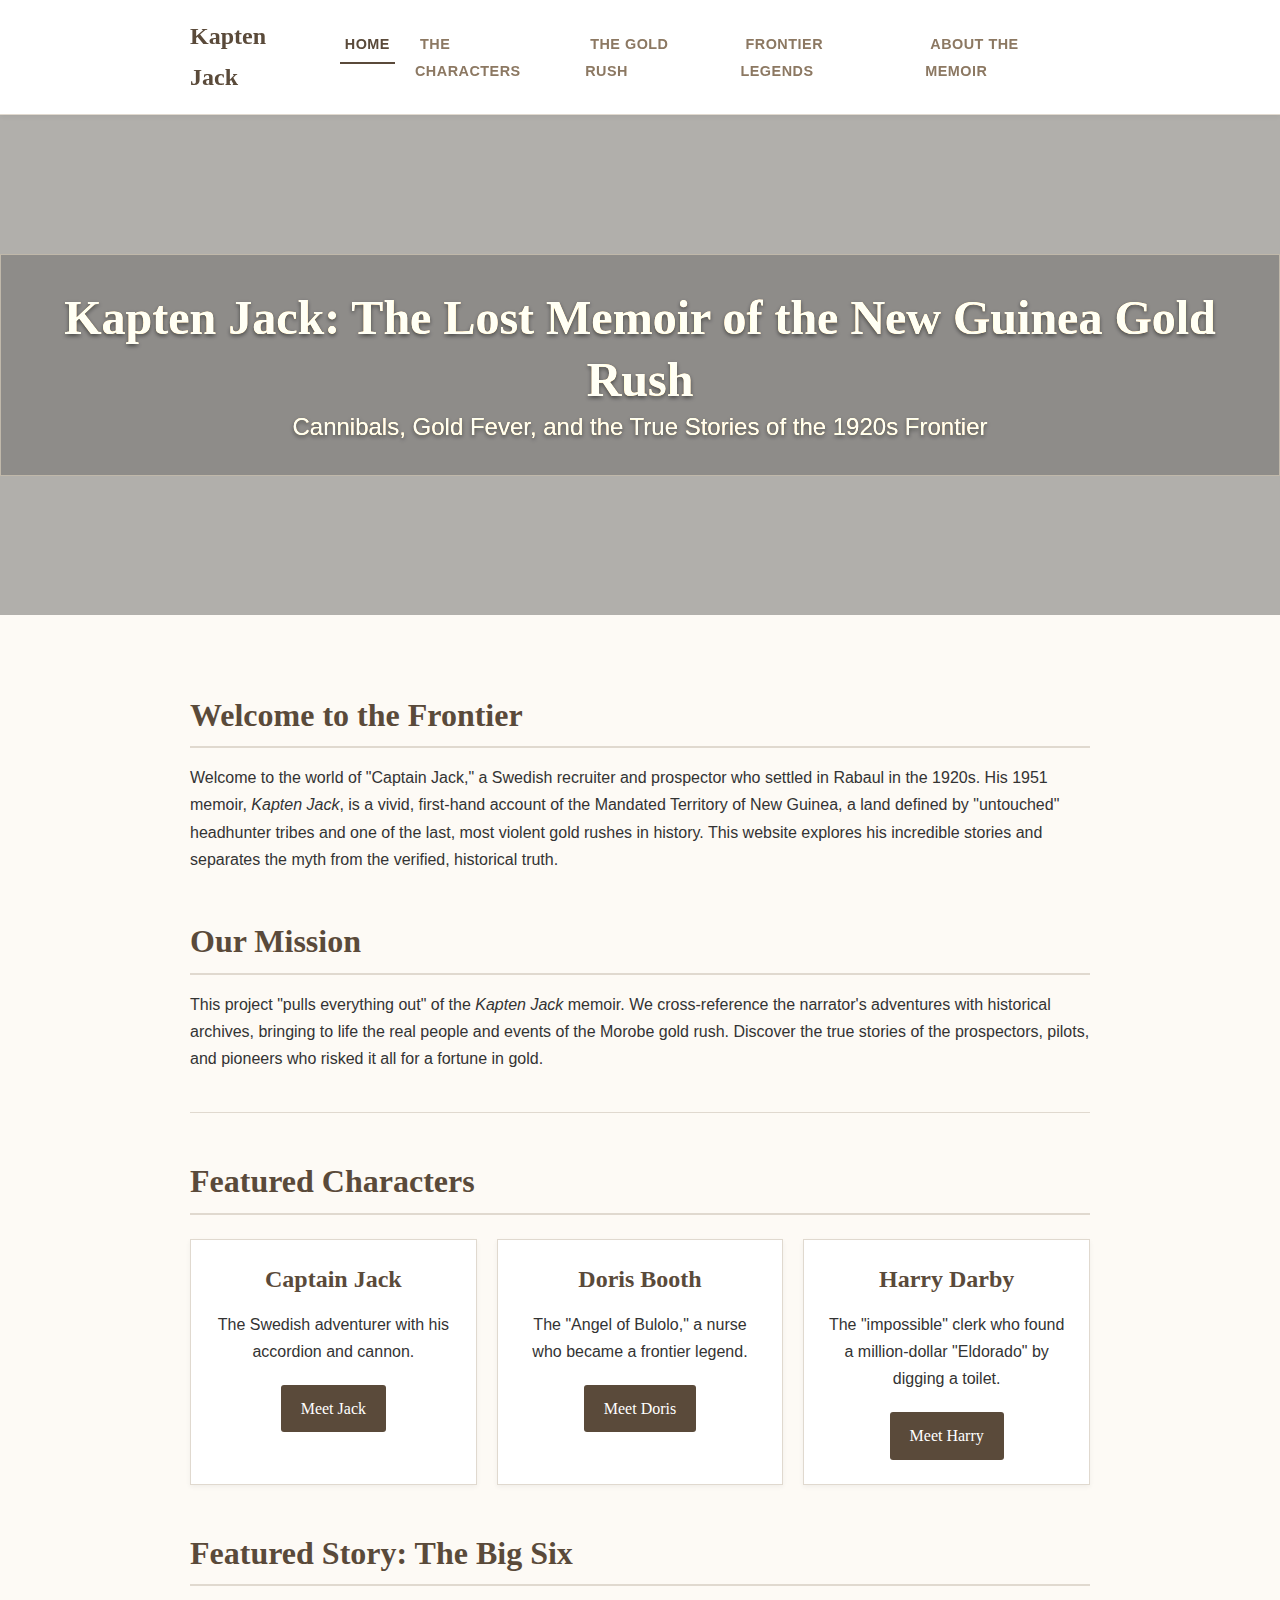
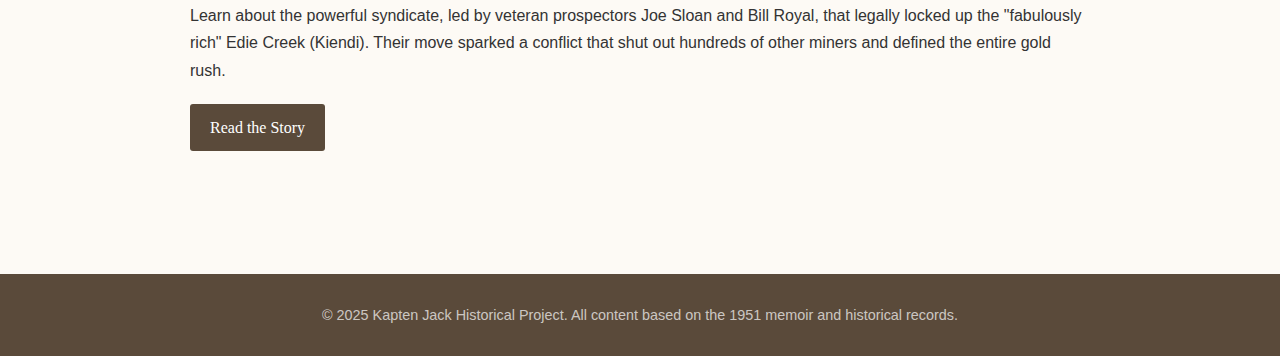
<file: index.html>
<!DOCTYPE html>
<html lang="en">
<head>
    <meta charset="UTF-M-8">
    <meta name="viewport" content="width=device-width, initial-scale=1.0">
    <title>Kapten Jack: The Lost Memoir of the New Guinea Gold Rush</title>
    <link rel="stylesheet" href="css/style.css">
</head>
<body>
    <header>
        <nav class="navbar">
            <div class="container">
                <a href="index.html" class="nav-brand">Kapten Jack</a>
                <ul class="nav-menu">
                    <li><a href="index.html" class="active">Home</a></li>
                    <li><a href="characters.html">The Characters</a></li>
                    <li><a href="gold.html">The Gold Rush</a></li>
                    <li><a href="legends.html">Frontier Legends</a></li>
                    <li><a href="memoir.html">About the Memoir</a></li>
                </ul>
            </div>
        </nav>
    </header>

    <main>
        <section class="hero-image">
            <div class="hero-content">
                <h1>Kapten Jack: The Lost Memoir of the New Guinea Gold Rush</h1>
                <h3>Cannibals, Gold Fever, and the True Stories of the 1920s Frontier</h3>
            </div>
        </section>

        <div class="container page-content">
            <section class="module">
                <h2>Welcome to the Frontier</h2>
                <p>Welcome to the world of "Captain Jack," a Swedish recruiter and prospector who settled in Rabaul in the 1920s. His 1951 memoir, <em>Kapten Jack</em>, is a vivid, first-hand account of the Mandated Territory of New Guinea, a land defined by "untouched" headhunter tribes and one of the last, most violent gold rushes in history. This website explores his incredible stories and separates the myth from the verified, historical truth.</p>
            </section>

            <section class="module">
                <h2>Our Mission</h2>
                <p>This project "pulls everything out" of the <em>Kapten Jack</em> memoir. We cross-reference the narrator's adventures with historical archives, bringing to life the real people and events of the Morobe gold rush. Discover the true stories of the prospectors, pilots, and pioneers who risked it all for a fortune in gold.</p>
            </section>

            <hr>

            <section class="module">
                <h2>Featured Characters</h2>
                <div class="featured-grid">
                    <div class="featured-card">
                        <h3>Captain Jack</h3>
                        <p>The Swedish adventurer with his accordion and cannon.</p>
                        <a href="characters.html#captain-jack" class="btn">Meet Jack</a>
                    </div>
                    <div class="featured-card">
                        <h3>Doris Booth</h3>
                        <p>The "Angel of Bulolo," a nurse who became a frontier legend.</p>
                        <a href="characters.html#doris-booth" class="btn">Meet Doris</a>
                    </div>
                    <div class="featured-card">
                        <h3>Harry Darby</h3>
                        <p>The "impossible" clerk who found a million-dollar "Eldorado" by digging a toilet.</p>
                        <a href="characters.html#harry-darby" class="btn">Meet Harry</a>
                    </div>
                </div>
            </section>

            <section class="module">
                <h2>Featured Story: The Big Six</h2>
                <p>Learn about the powerful syndicate, led by veteran prospectors Joe Sloan and Bill Royal, that legally locked up the "fabulously rich" Edie Creek (Kiendi). Their move sparked a conflict that shut out hundreds of other miners and defined the entire gold rush.</p>
                <a href="gold.html#big-six" class="btn">Read the Story</a>
            </section>
        </div>
    </main>

    <footer>
        <div class="container">
            <p>&copy; 2025 Kapten Jack Historical Project. All content based on the 1951 memoir and historical records.</p>
        </div>
    </footer>
    
    <script src="js/script.js"></script>
</body>
</html>
</file>
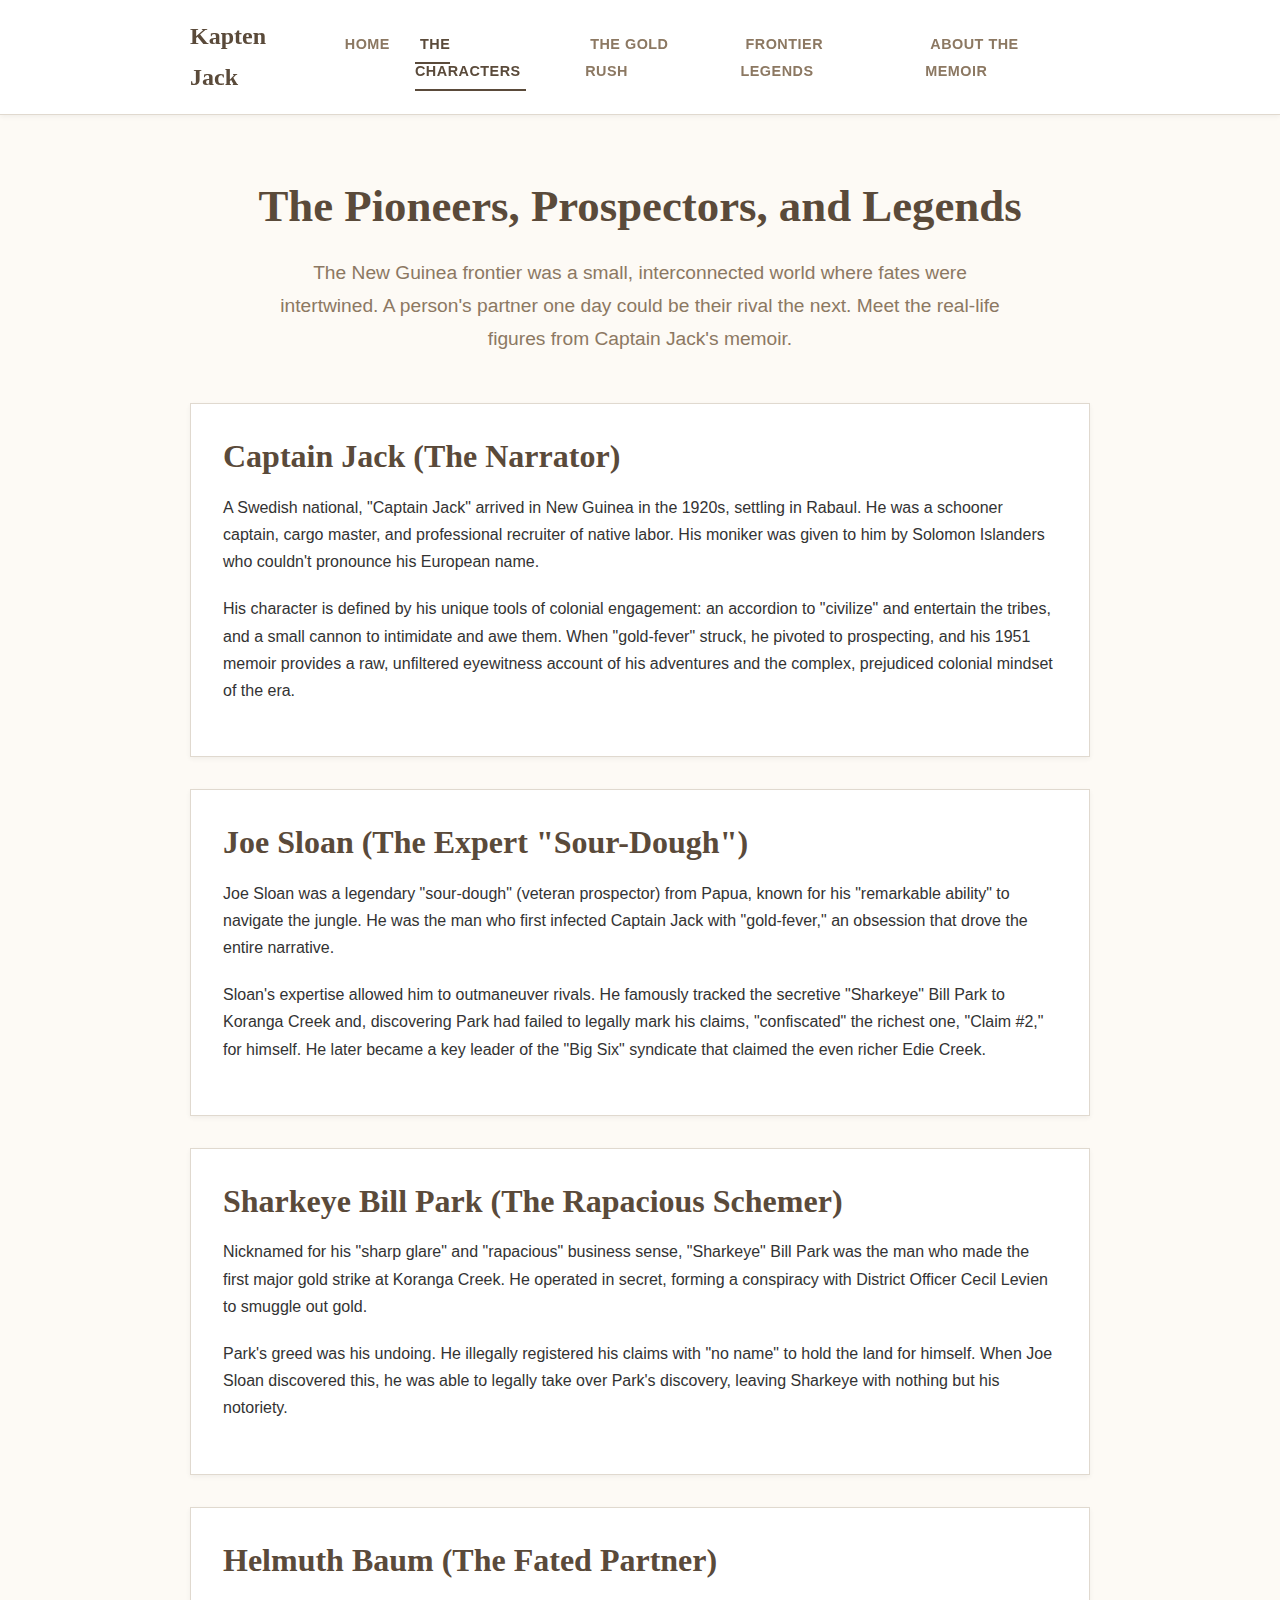
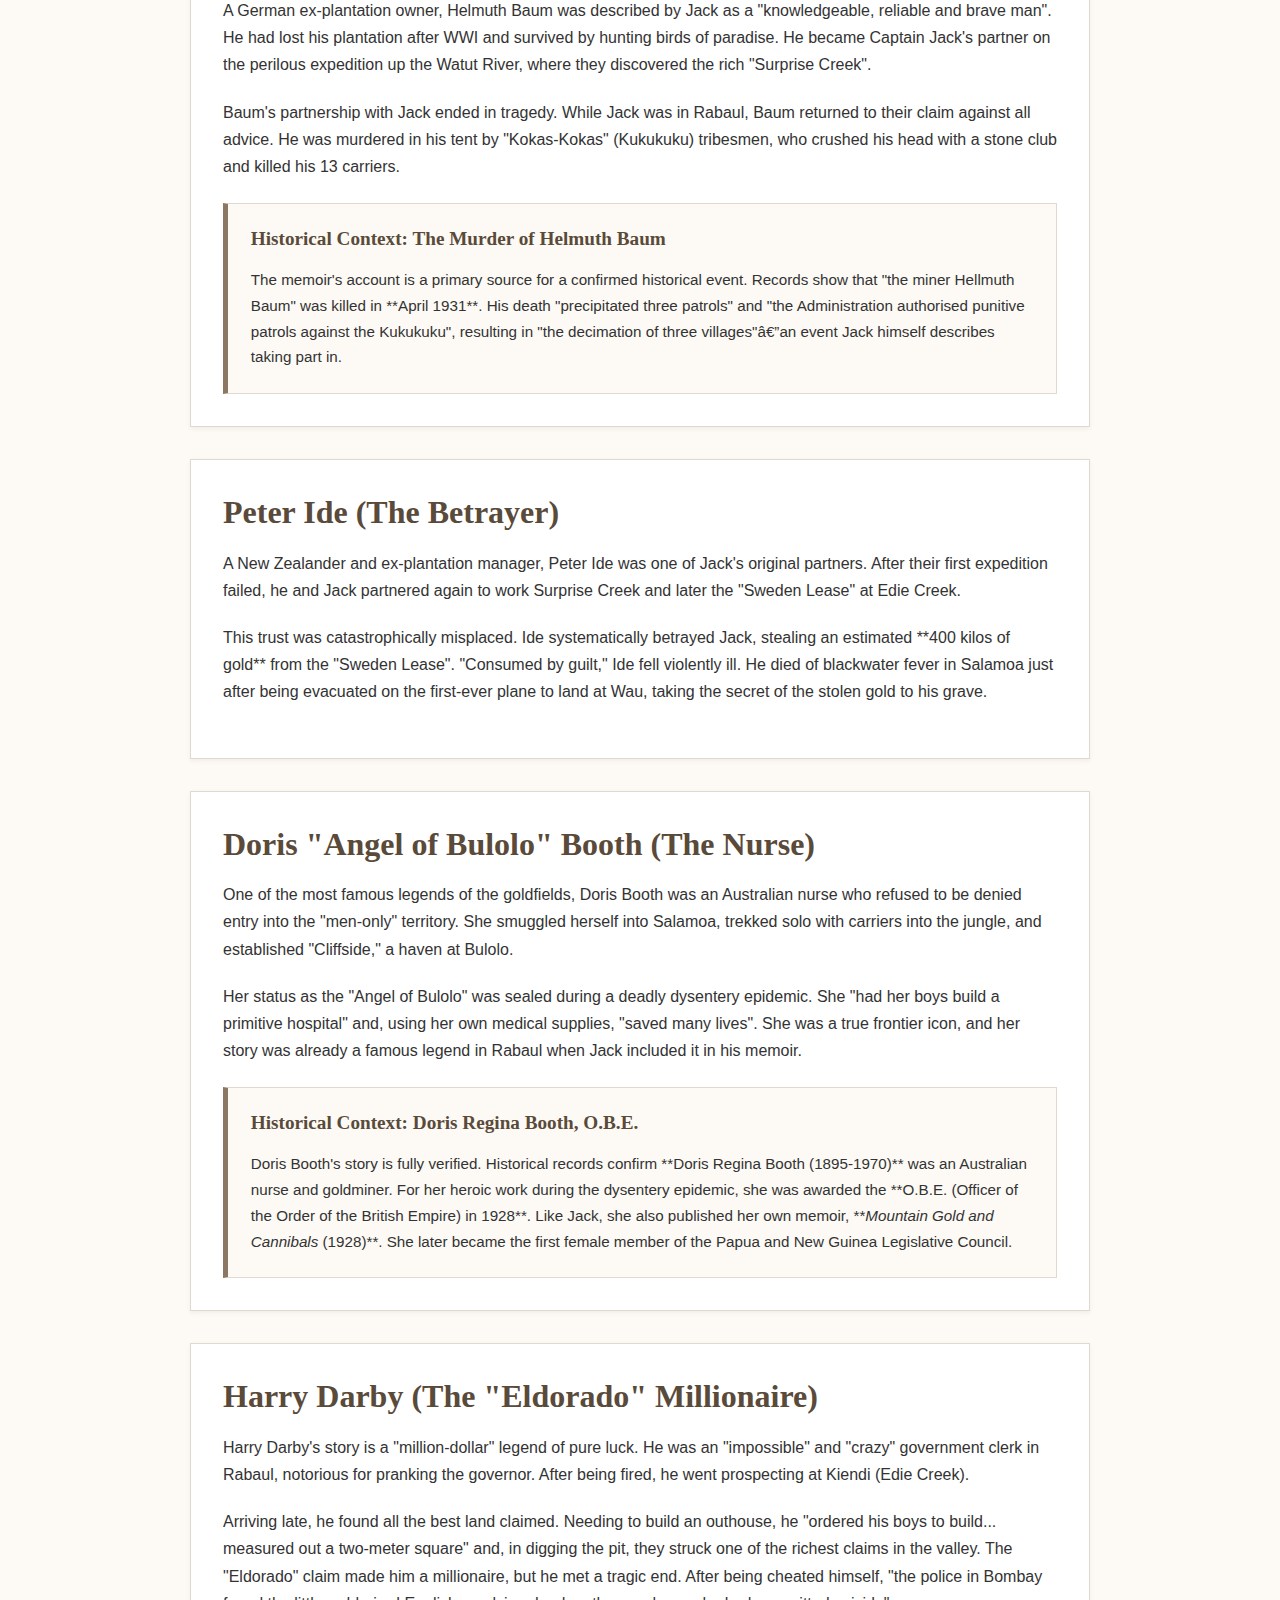
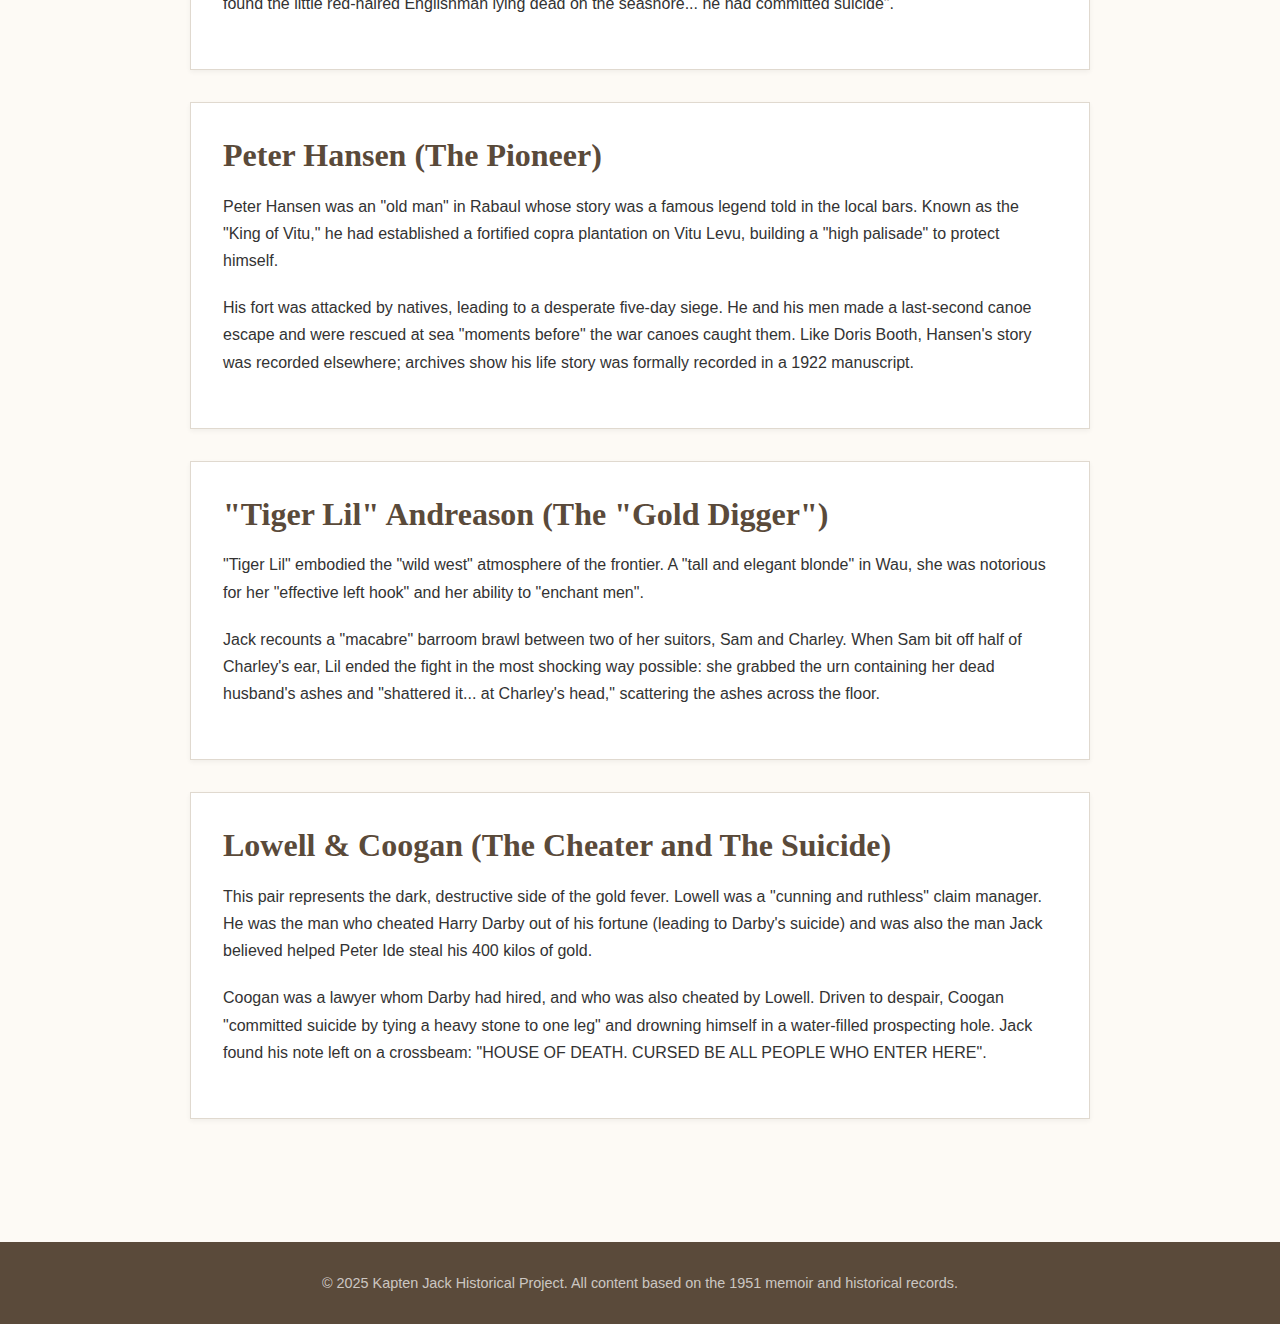
<file: characters.html>
<!DOCTYPE html>
<html lang="en">
<head>
    <meta charset="UTF-M-8">
    <meta name="viewport" content="width=device-width, initial-scale=1.0">
    <title>The Characters | Kapten Jack</title>
    <link rel="stylesheet" href="css/style.css">
</head>
<body>
    <header>
        <nav class="navbar">
            <div class="container">
                <a href="index.html" class="nav-brand">Kapten Jack</a>
                <ul class="nav-menu">
                    <li><a href="index.html">Home</a></li>
                    <li><a href="characters.html" class="active">The Characters</a></li>
                    <li><a href="gold.html">The Gold Rush</a></li>
                    <li><a href="legends.html">Frontier Legends</a></li>
                    <li><a href="memoir.html">About the Memoir</a></li>
                </ul>
            </div>
        </nav>
    </header>

    <main>
        <div class="container page-content">
            <header class="page-header">
                <h1>The Pioneers, Prospectors, and Legends</h1>
                <p>The New Guinea frontier was a small, interconnected world where fates were intertwined. A person's partner one day could be their rival the next. Meet the real-life figures from Captain Jack's memoir.</p>
            </header>

            <section class="character-profile" id="captain-jack">
                <h2>Captain Jack (The Narrator)</h2>
                <p>A Swedish national, "Captain Jack" arrived in New Guinea in the 1920s, settling in Rabaul. He was a schooner captain, cargo master, and professional recruiter of native labor. His moniker was given to him by Solomon Islanders who couldn't pronounce his European name.</p>
                <p>His character is defined by his unique tools of colonial engagement: an accordion to "civilize" and entertain the tribes, and a small cannon to intimidate and awe them. When "gold-fever" struck, he pivoted to prospecting, and his 1951 memoir provides a raw, unfiltered eyewitness account of his adventures and the complex, prejudiced colonial mindset of the era.</p>
            </section>

            <section class="character-profile" id="joe-sloan">
                <h2>Joe Sloan (The Expert "Sour-Dough")</h2>
                <p>Joe Sloan was a legendary "sour-dough" (veteran prospector) from Papua, known for his "remarkable ability" to navigate the jungle. He was the man who first infected Captain Jack with "gold-fever," an obsession that drove the entire narrative.</p>
                <p>Sloan's expertise allowed him to outmaneuver rivals. He famously tracked the secretive "Sharkeye" Bill Park to Koranga Creek and, discovering Park had failed to legally mark his claims, "confiscated" the richest one, "Claim #2," for himself. He later became a key leader of the "Big Six" syndicate that claimed the even richer Edie Creek.</p>
            </section>

            <section class="character-profile" id="sharkeye-bill-park">
                <h2>Sharkeye Bill Park (The Rapacious Schemer)</h2>
                <p>Nicknamed for his "sharp glare" and "rapacious" business sense, "Sharkeye" Bill Park was the man who made the first major gold strike at Koranga Creek. He operated in secret, forming a conspiracy with District Officer Cecil Levien to smuggle out gold.</p>
                <p>Park's greed was his undoing. He illegally registered his claims with "no name" to hold the land for himself. When Joe Sloan discovered this, he was able to legally take over Park's discovery, leaving Sharkeye with nothing but his notoriety.</p>
            </section>

            <section class="character-profile" id="helmuth-baum">
                <h2>Helmuth Baum (The Fated Partner)</h2>
                <p>A German ex-plantation owner, Helmuth Baum was described by Jack as a "knowledgeable, reliable and brave man". He had lost his plantation after WWI and survived by hunting birds of paradise. He became Captain Jack's partner on the perilous expedition up the Watut River, where they discovered the rich "Surprise Creek".</p>
                <p>Baum's partnership with Jack ended in tragedy. While Jack was in Rabaul, Baum returned to their claim against all advice. He was murdered in his tent by "Kokas-Kokas" (Kukukuku) tribesmen, who crushed his head with a stone club and killed his 13 carriers.</p>
                
                <div class="historical-context">
                    <h3>Historical Context: The Murder of Helmuth Baum</h3>
                    <p>The memoir's account is a primary source for a confirmed historical event. Records show that "the miner Hellmuth Baum" was killed in **April 1931**. His death "precipitated three patrols" and "the Administration authorised punitive patrols against the Kukukuku", resulting in "the decimation of three villages"—an event Jack himself describes taking part in.</p>
                </div>
            </section>
            
            <section class="character-profile" id="peter-ide">
                <h2>Peter Ide (The Betrayer)</h2>
                <p>A New Zealander and ex-plantation manager, Peter Ide was one of Jack's original partners. After their first expedition failed, he and Jack partnered again to work Surprise Creek and later the "Sweden Lease" at Edie Creek.</p>
                <p>This trust was catastrophically misplaced. Ide systematically betrayed Jack, stealing an estimated **400 kilos of gold** from the "Sweden Lease". "Consumed by guilt," Ide fell violently ill. He died of blackwater fever in Salamoa just after being evacuated on the first-ever plane to land at Wau, taking the secret of the stolen gold to his grave.</p>
            </section>

            <section class="character-profile" id="doris-booth">
                <h2>Doris "Angel of Bulolo" Booth (The Nurse)</h2>
                <p>One of the most famous legends of the goldfields, Doris Booth was an Australian nurse who refused to be denied entry into the "men-only" territory. She smuggled herself into Salamoa, trekked solo with carriers into the jungle, and established "Cliffside," a haven at Bulolo.</p>
                <p>Her status as the "Angel of Bulolo" was sealed during a deadly dysentery epidemic. She "had her boys build a primitive hospital" and, using her own medical supplies, "saved many lives". She was a true frontier icon, and her story was already a famous legend in Rabaul when Jack included it in his memoir.</p>

                <div class="historical-context">
                    <h3>Historical Context: Doris Regina Booth, O.B.E.</h3>
                    <p>Doris Booth's story is fully verified. Historical records confirm **Doris Regina Booth (1895-1970)** was an Australian nurse and goldminer. For her heroic work during the dysentery epidemic, she was awarded the **O.B.E. (Officer of the Order of the British Empire) in 1928**. Like Jack, she also published her own memoir, **<em>Mountain Gold and Cannibals</em> (1928)**. She later became the first female member of the Papua and New Guinea Legislative Council.</p>
                </div>
            </section>

            <section class="character-profile" id="harry-darby">
                <h2>Harry Darby (The "Eldorado" Millionaire)</h2>
                <p>Harry Darby's story is a "million-dollar" legend of pure luck. He was an "impossible" and "crazy" government clerk in Rabaul, notorious for pranking the governor. After being fired, he went prospecting at Kiendi (Edie Creek).</p>
                <p>Arriving late, he found all the best land claimed. Needing to build an outhouse, he "ordered his boys to build... measured out a two-meter square" and, in digging the pit, they struck one of the richest claims in the valley. The "Eldorado" claim made him a millionaire, but he met a tragic end. After being cheated himself, "the police in Bombay found the little red-haired Englishman lying dead on the seashore... he had committed suicide".</p>
            </section>

            <section class="character-profile" id="peter-hansen">
                <h2>Peter Hansen (The Pioneer)</h2>
                <p>Peter Hansen was an "old man" in Rabaul whose story was a famous legend told in the local bars. Known as the "King of Vitu," he had established a fortified copra plantation on Vitu Levu, building a "high palisade" to protect himself.</p>
                <p>His fort was attacked by natives, leading to a desperate five-day siege. He and his men made a last-second canoe escape and were rescued at sea "moments before" the war canoes caught them. Like Doris Booth, Hansen's story was recorded elsewhere; archives show his life story was formally recorded in a 1922 manuscript.</p>
            </section>

            <section class="character-profile" id="tiger-lil">
                <h2>"Tiger Lil" Andreason (The "Gold Digger")</h2>
                <p>"Tiger Lil" embodied the "wild west" atmosphere of the frontier. A "tall and elegant blonde" in Wau, she was notorious for her "effective left hook" and her ability to "enchant men".</p>
                <p>Jack recounts a "macabre" barroom brawl between two of her suitors, Sam and Charley. When Sam bit off half of Charley's ear, Lil ended the fight in the most shocking way possible: she grabbed the urn containing her dead husband's ashes and "shattered it... at Charley's head," scattering the ashes across the floor.</p>
            </section>

            <section class="character-profile" id="lowell-coogan">
                <h2>Lowell & Coogan (The Cheater and The Suicide)</h2>
                <p>This pair represents the dark, destructive side of the gold fever. Lowell was a "cunning and ruthless" claim manager. He was the man who cheated Harry Darby out of his fortune (leading to Darby's suicide) and was also the man Jack believed helped Peter Ide steal his 400 kilos of gold.</p>
                <p>Coogan was a lawyer whom Darby had hired, and who was also cheated by Lowell. Driven to despair, Coogan "committed suicide by tying a heavy stone to one leg" and drowning himself in a water-filled prospecting hole. Jack found his note left on a crossbeam: "HOUSE OF DEATH. CURSED BE ALL PEOPLE WHO ENTER HERE".</p>
            </section>
        </div>
    </main>

    <footer>
        <div class="container">
            <p>&copy; 2025 Kapten Jack Historical Project. All content based on the 1951 memoir and historical records.</p>
        </div>
    </footer>
    
    <script src="js/script.js"></script>
</body>
</html>
</file>
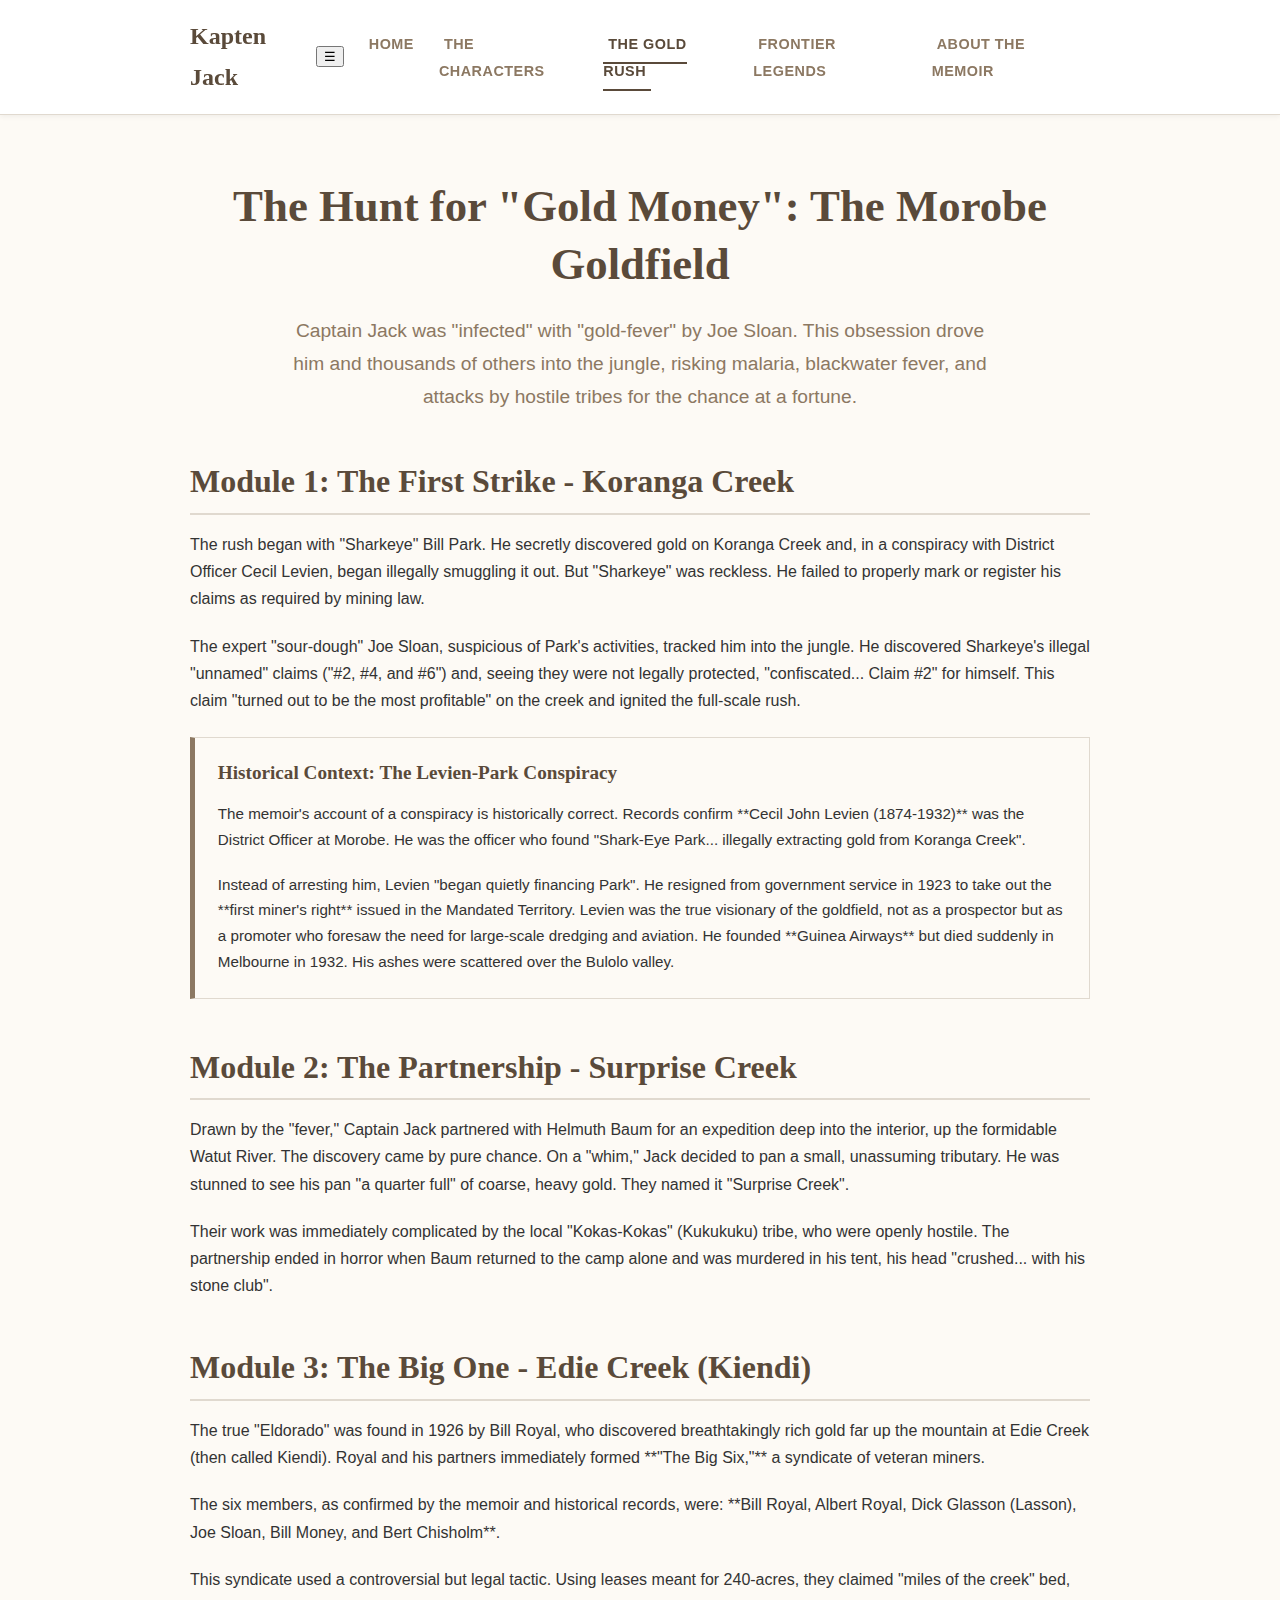
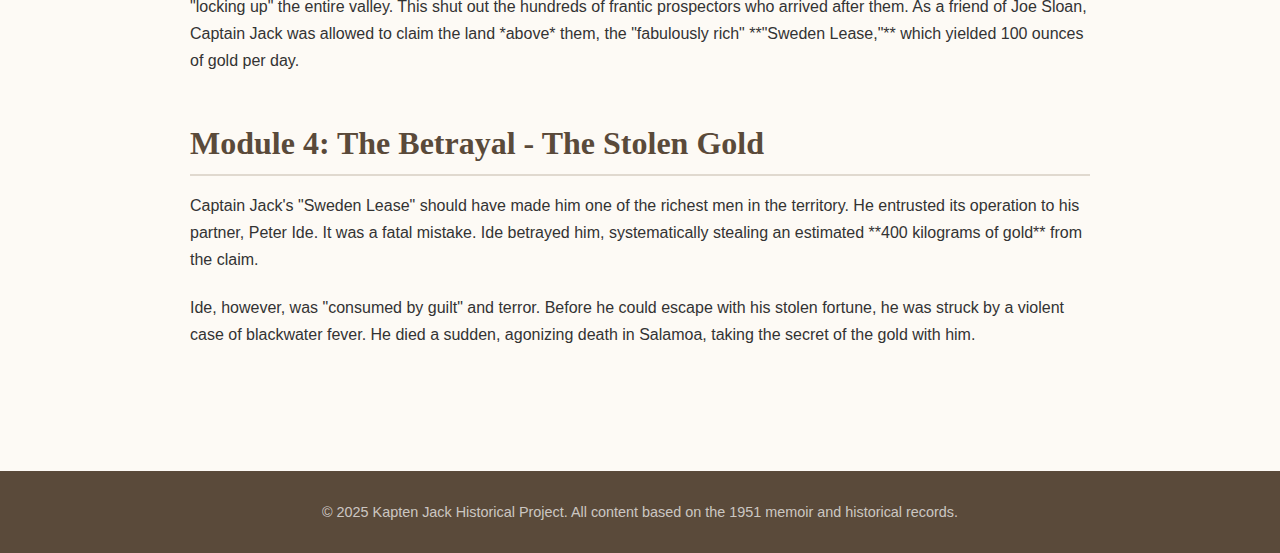
<file: gold.html>
<!DOCTYPE html>
<html lang="en">
<head>
    <meta charset="UTF-M-8">
    <meta name="viewport" content="width=device-width, initial-scale=1.0">
    <title>The Gold Rush | Kapten Jack</title>
    <link rel="stylesheet" href="css/style.css">
</head>
<body>
    <header>
        <nav class="navbar">
            <div class="container">
                <a href="index.html" class="nav-brand">Kapten Jack</a>
                <button class="nav-toggle" aria-label="Toggle navigation">
        &#9776; </button>
                <ul class="nav-menu">
                    <li><a href="index.html">Home</a></li>
                    <li><a href="characters.html">The Characters</a></li>
                    <li><a href="gold.html" class="active">The Gold Rush</a></li>
                    <li><a href="legends.html">Frontier Legends</a></li>
                    <li><a href="memoir.html">About the Memoir</a></li>
                </ul>
            </div>
        </nav>
    </header>

    <main>
        <div class="container page-content">
            <header class="page-header">
                <h1>The Hunt for "Gold Money": The Morobe Goldfield</h1>
                <p>Captain Jack was "infected" with "gold-fever" by Joe Sloan. This obsession drove him and thousands of others into the jungle, risking malaria, blackwater fever, and attacks by hostile tribes for the chance at a fortune.</p>
            </header>

            <section class="module" id="koranga-creek">
                <h2>Module 1: The First Strike - Koranga Creek</h2>
                <p>The rush began with "Sharkeye" Bill Park. He secretly discovered gold on Koranga Creek and, in a conspiracy with District Officer Cecil Levien, began illegally smuggling it out. But "Sharkeye" was reckless. He failed to properly mark or register his claims as required by mining law.</p>
                <p>The expert "sour-dough" Joe Sloan, suspicious of Park's activities, tracked him into the jungle. He discovered Sharkeye's illegal "unnamed" claims ("#2, #4, and #6") and, seeing they were not legally protected, "confiscated... Claim #2" for himself. This claim "turned out to be the most profitable" on the creek and ignited the full-scale rush.</p>

                <div class="historical-context">
                    <h3>Historical Context: The Levien-Park Conspiracy</h3>
                    <p>The memoir's account of a conspiracy is historically correct. Records confirm **Cecil John Levien (1874-1932)** was the District Officer at Morobe. He was the officer who found "Shark-Eye Park... illegally extracting gold from Koranga Creek".</p>
                    <p>Instead of arresting him, Levien "began quietly financing Park". He resigned from government service in 1923 to take out the **first miner's right** issued in the Mandated Territory. Levien was the true visionary of the goldfield, not as a prospector but as a promoter who foresaw the need for large-scale dredging and aviation. He founded **Guinea Airways** but died suddenly in Melbourne in 1932. His ashes were scattered over the Bulolo valley.</p>
                </div>
            </section>

            <section class="module" id="surprise-creek">
                <h2>Module 2: The Partnership - Surprise Creek</h2>
                <p>Drawn by the "fever," Captain Jack partnered with Helmuth Baum for an expedition deep into the interior, up the formidable Watut River. The discovery came by pure chance. On a "whim," Jack decided to pan a small, unassuming tributary. He was stunned to see his pan "a quarter full" of coarse, heavy gold. They named it "Surprise Creek".</p>
                <p>Their work was immediately complicated by the local "Kokas-Kokas" (Kukukuku) tribe, who were openly hostile. The partnership ended in horror when Baum returned to the camp alone and was murdered in his tent, his head "crushed... with his stone club".</p>
            </section>

            <section class="module" id="big-six">
                <h2>Module 3: The Big One - Edie Creek (Kiendi)</h2>
                <p>The true "Eldorado" was found in 1926 by Bill Royal, who discovered breathtakingly rich gold far up the mountain at Edie Creek (then called Kiendi). Royal and his partners immediately formed **"The Big Six,"** a syndicate of veteran miners.</p>
                <p>The six members, as confirmed by the memoir and historical records, were: **Bill Royal, Albert Royal, Dick Glasson (Lasson), Joe Sloan, Bill Money, and Bert Chisholm**.</p>
                <p>This syndicate used a controversial but legal tactic. Using leases meant for 240-acres, they claimed "miles of the creek" bed, "locking up" the entire valley. This shut out the hundreds of frantic prospectors who arrived after them. As a friend of Joe Sloan, Captain Jack was allowed to claim the land *above* them, the "fabulously rich" **"Sweden Lease,"** which yielded 100 ounces of gold per day.</p>
            </section>

            <section class="module" id="betrayal">
                <h2>Module 4: The Betrayal - The Stolen Gold</h2>
                <p>Captain Jack's "Sweden Lease" should have made him one of the richest men in the territory. He entrusted its operation to his partner, Peter Ide. It was a fatal mistake. Ide betrayed him, systematically stealing an estimated **400 kilograms of gold** from the claim.</p>
                <p>Ide, however, was "consumed by guilt" and terror. Before he could escape with his stolen fortune, he was struck by a violent case of blackwater fever. He died a sudden, agonizing death in Salamoa, taking the secret of the gold with him.</p>
            </section>
        </div>
    </main>

    <footer>
        <div class="container">
            <p>&copy; 2025 Kapten Jack Historical Project. All content based on the 1951 memoir and historical records.</p>
        </div>
    </footer>
    
    <script src="js/script.js"></script>
</body>
</html>
</file>
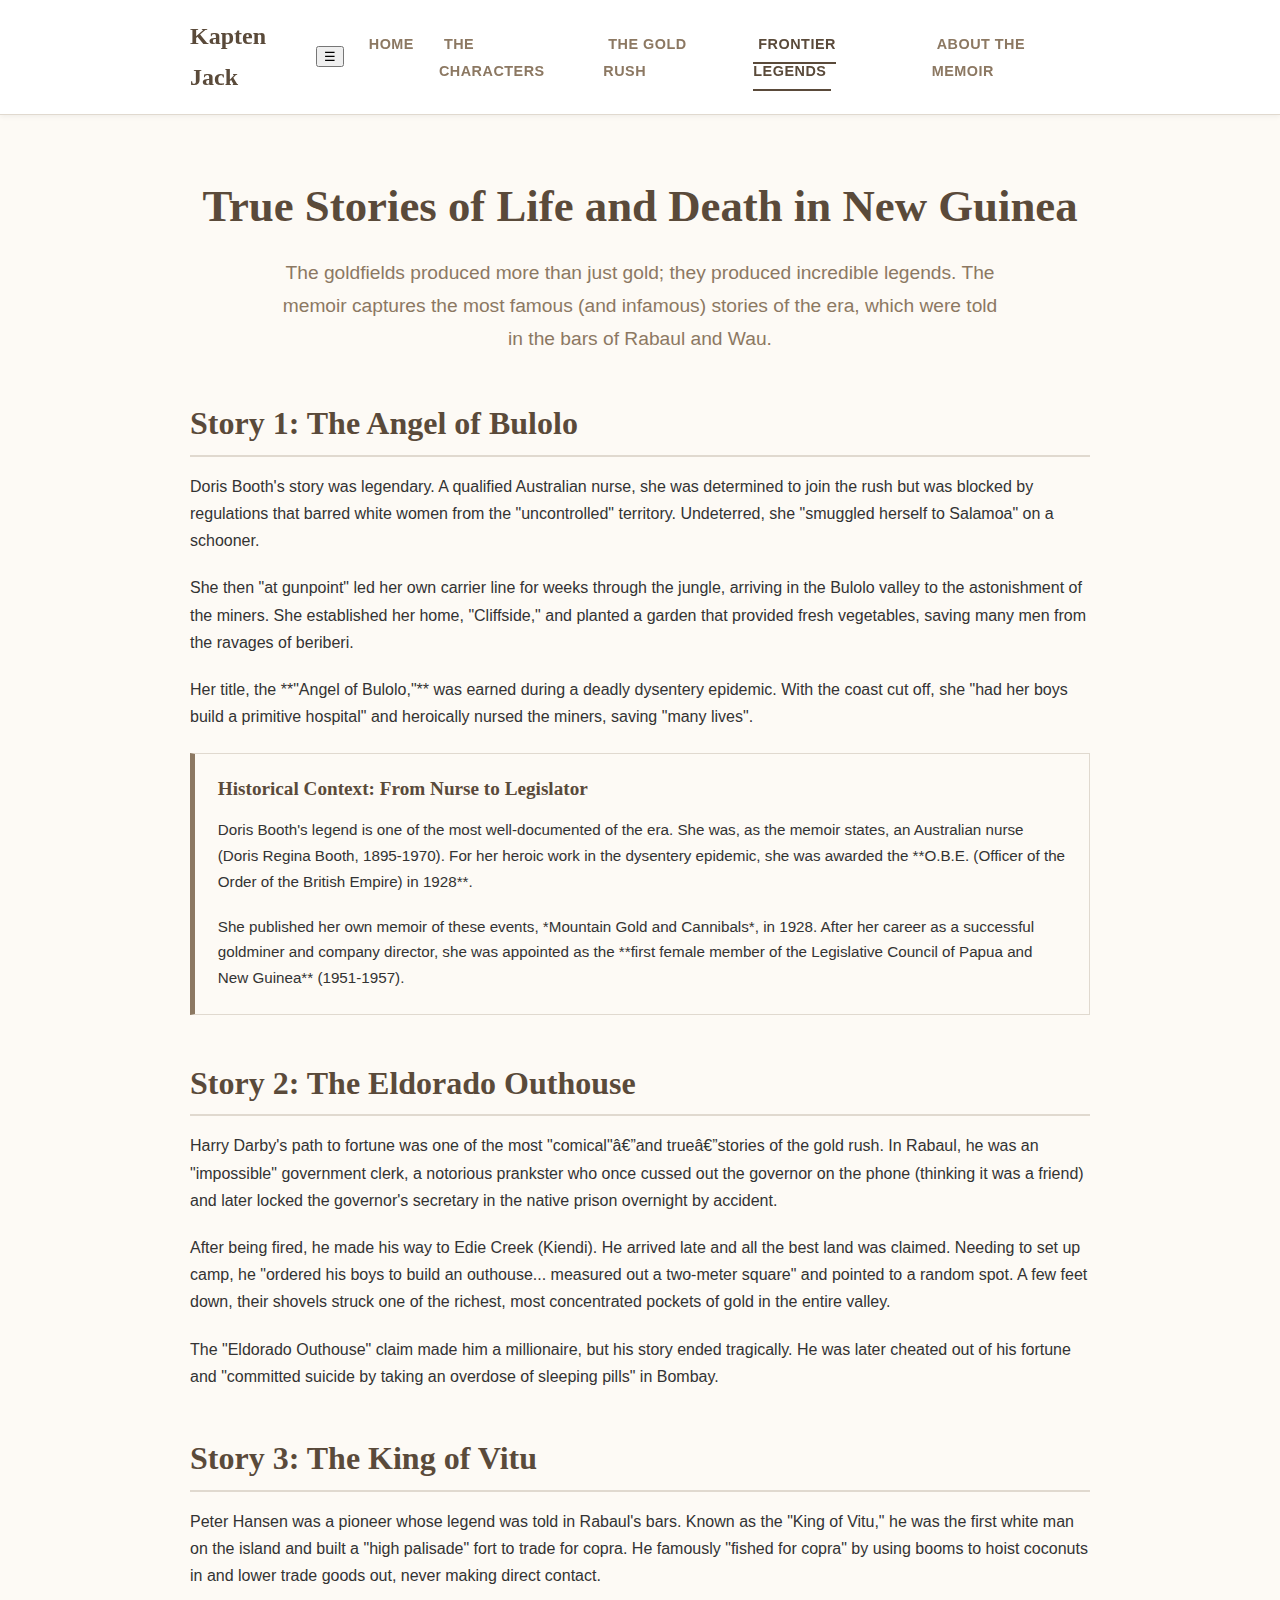
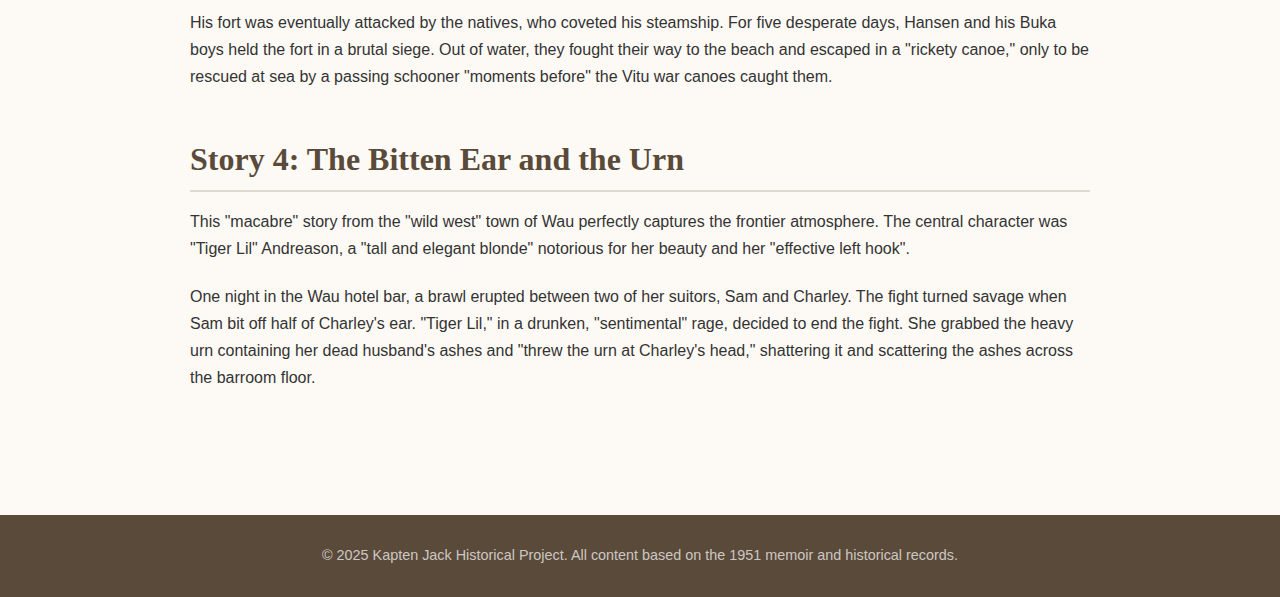
<file: legends.html>
<!DOCTYPE html>
<html lang="en">
<head>
    <meta charset="UTF-M-8">
    <meta name="viewport" content="width=device-width, initial-scale=1.0">
    <title>Frontier Legends | Kapten Jack</title>
    <link rel="stylesheet" href="css/style.css">
</head>
<body>
    <header>
        <nav class="navbar">
            <div class="container">
                <a href="index.html" class="nav-brand">Kapten Jack</a>
                <button class="nav-toggle" aria-label="Toggle navigation">
        &#9776; </button>
                <ul class="nav-menu">
                    <li><a href="index.html">Home</a></li>
                    <li><a href="characters.html">The Characters</a></li>
                    <li><a href="gold.html">The Gold Rush</a></li>
                    <li><a href="legends.html" class="active">Frontier Legends</a></li>
                    <li><a href="memoir.html">About the Memoir</a></li>
                </ul>
            </div>
        </nav>
    </header>

    <main>
        <div class="container page-content">
            <header class="page-header">
                <h1>True Stories of Life and Death in New Guinea</h1>
                <p>The goldfields produced more than just gold; they produced incredible legends. The memoir captures the most famous (and infamous) stories of the era, which were told in the bars of Rabaul and Wau.</p>
            </header>

            <section class="module" id="legend-booth">
                <h2>Story 1: The Angel of Bulolo</h2>
                <p>Doris Booth's story was legendary. A qualified Australian nurse, she was determined to join the rush but was blocked by regulations that barred white women from the "uncontrolled" territory. Undeterred, she "smuggled herself to Salamoa" on a schooner.</p>
                <p>She then "at gunpoint" led her own carrier line for weeks through the jungle, arriving in the Bulolo valley to the astonishment of the miners. She established her home, "Cliffside," and planted a garden that provided fresh vegetables, saving many men from the ravages of beriberi.</p>
                <p>Her title, the **"Angel of Bulolo,"** was earned during a deadly dysentery epidemic. With the coast cut off, she "had her boys build a primitive hospital" and heroically nursed the miners, saving "many lives".</p>
                
                <div class="historical-context">
                    <h3>Historical Context: From Nurse to Legislator</h3>
                    <p>Doris Booth's legend is one of the most well-documented of the era. She was, as the memoir states, an Australian nurse (Doris Regina Booth, 1895-1970). For her heroic work in the dysentery epidemic, she was awarded the **O.B.E. (Officer of the Order of the British Empire) in 1928**.</p>
                    <p>She published her own memoir of these events, *Mountain Gold and Cannibals*, in 1928. After her career as a successful goldminer and company director, she was appointed as the **first female member of the Legislative Council of Papua and New Guinea** (1951-1957).</p>
                </div>
            </section>

            <section class="module" id="legend-darby">
                <h2>Story 2: The Eldorado Outhouse</h2>
                <p>Harry Darby's path to fortune was one of the most "comical"—and true—stories of the gold rush. In Rabaul, he was an "impossible" government clerk, a notorious prankster who once cussed out the governor on the phone (thinking it was a friend) and later locked the governor's secretary in the native prison overnight by accident.</p>
                <p>After being fired, he made his way to Edie Creek (Kiendi). He arrived late and all the best land was claimed. Needing to set up camp, he "ordered his boys to build an outhouse... measured out a two-meter square" and pointed to a random spot. A few feet down, their shovels struck one of the richest, most concentrated pockets of gold in the entire valley.</p>
                <p>The "Eldorado Outhouse" claim made him a millionaire, but his story ended tragically. He was later cheated out of his fortune and "committed suicide by taking an overdose of sleeping pills" in Bombay.</p>
            </section>

            <section class="module" id="legend-hansen">
                <h2>Story 3: The King of Vitu</h2>
                <p>Peter Hansen was a pioneer whose legend was told in Rabaul's bars. Known as the "King of Vitu," he was the first white man on the island and built a "high palisade" fort to trade for copra. He famously "fished for copra" by using booms to hoist coconuts in and lower trade goods out, never making direct contact.</p>
                <p>His fort was eventually attacked by the natives, who coveted his steamship. For five desperate days, Hansen and his Buka boys held the fort in a brutal siege. Out of water, they fought their way to the beach and escaped in a "rickety canoe," only to be rescued at sea by a passing schooner "moments before" the Vitu war canoes caught them.</p>
            </section>

            <section class="module" id="legend-lil">
                <h2>Story 4: The Bitten Ear and the Urn</h2>
                <p>This "macabre" story from the "wild west" town of Wau perfectly captures the frontier atmosphere. The central character was "Tiger Lil" Andreason, a "tall and elegant blonde" notorious for her beauty and her "effective left hook".</p>
                <p>One night in the Wau hotel bar, a brawl erupted between two of her suitors, Sam and Charley. The fight turned savage when Sam bit off half of Charley's ear. "Tiger Lil," in a drunken, "sentimental" rage, decided to end the fight. She grabbed the heavy urn containing her dead husband's ashes and "threw the urn at Charley's head," shattering it and scattering the ashes across the barroom floor.</p>
            </section>
        </div>
    </main>

    <footer>
        <div class="container">
            <p>&copy; 2025 Kapten Jack Historical Project. All content based on the 1951 memoir and historical records.</p>
        </div>
    </footer>
    
    <script src="js/script.js"></script>
</body>
</html>
</file>
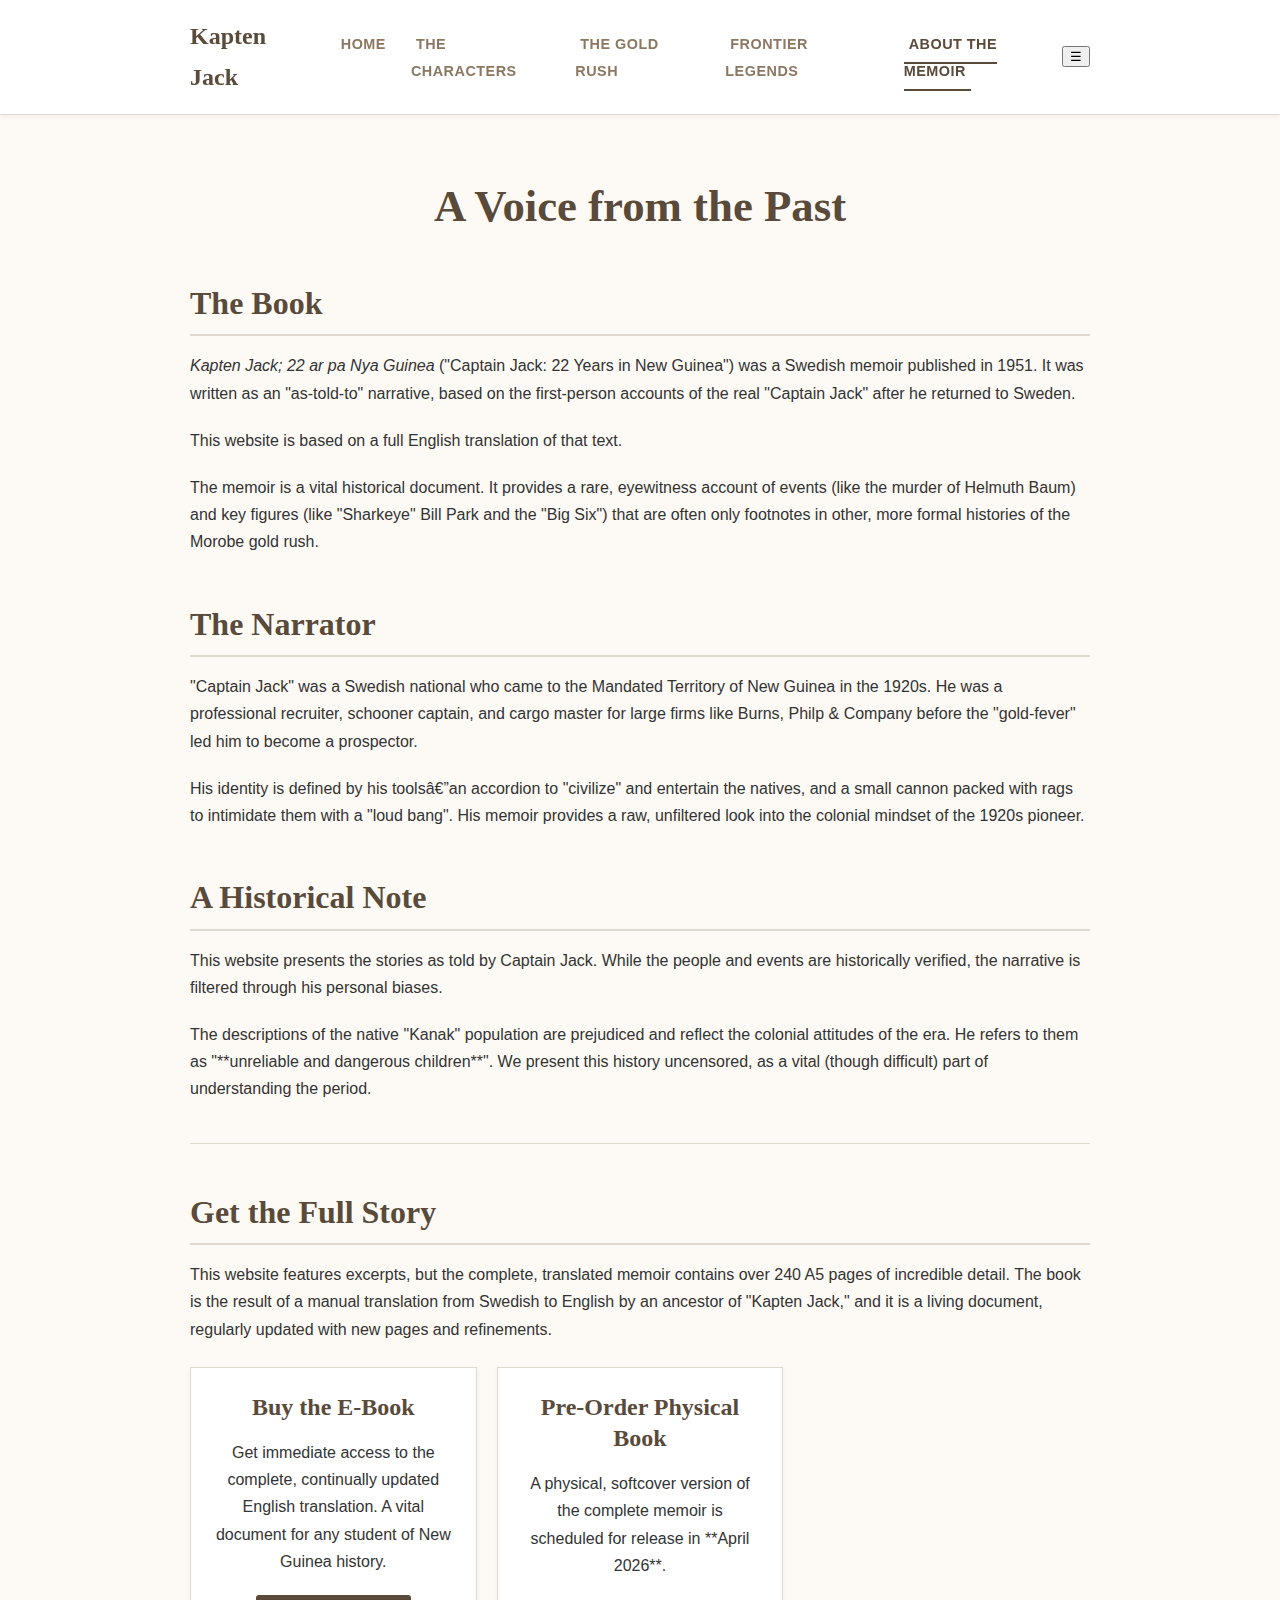
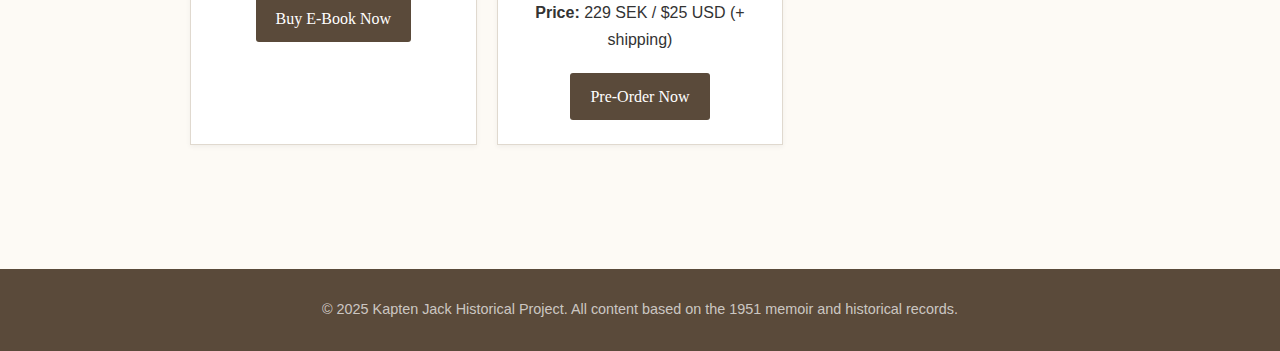
<file: memoir.html>
<!DOCTYPE html>
<html lang="en">
<head>
    <meta charset="UTF-M-8">
    <meta name="viewport" content="width=device-width, initial-scale=1.0">
    <title>About the Memoir | Kapten Jack</title>
    <link rel="stylesheet" href="css/style.css">
</head>
<body>
    <header>
        <nav class="navbar">
            <div class="container">
                <a href="index.html" class="nav-brand">Kapten Jack</a>
                <ul class="nav-menu">
                    <li><a href="index.html">Home</a></li>
                    <li><a href="characters.html">The Characters</a></li>
                    <li><a href="gold.html">The Gold Rush</a></li>
                    <li><a href="legends.html">Frontier Legends</a></li>
                    <li><a href="memoir.html" class="active">About the Memoir</a></li>
                </ul>
                <!-- Hamburger Button -->
                <button class="nav-toggle" aria-label="Toggle navigation">
                    &#9776; 
                </button>
            </div>
        </nav>
    </header>

    <main>
        <div class="container page-content">
            <header class="page-header">
                <h1>A Voice from the Past</h1>
            </header>

            <section class="module" id="the-book">
                <h2>The Book</h2>
                <p><em>Kapten Jack; 22 ar pa Nya Guinea</em> ("Captain Jack: 22 Years in New Guinea") was a Swedish memoir published in 1951. It was written as an "as-told-to" narrative, based on the first-person accounts of the real "Captain Jack" after he returned to Sweden.</p>
                <p>This website is based on a full English translation of that text.</p>
                <p>The memoir is a vital historical document. It provides a rare, eyewitness account of events (like the murder of Helmuth Baum) and key figures (like "Sharkeye" Bill Park and the "Big Six") that are often only footnotes in other, more formal histories of the Morobe gold rush.</p>
            </section>

            <section class="module" id="the-narrator">
                <h2>The Narrator</h2>
                <p>"Captain Jack" was a Swedish national who came to the Mandated Territory of New Guinea in the 1920s. He was a professional recruiter, schooner captain, and cargo master for large firms like Burns, Philp & Company before the "gold-fever" led him to become a prospector.</p>
                <p>His identity is defined by his tools—an accordion to "civilize" and entertain the natives, and a small cannon packed with rags to intimidate them with a "loud bang". His memoir provides a raw, unfiltered look into the colonial mindset of the 1920s pioneer.</p>
            </section>

            <section class="module" id="historical-note">
                <h2>A Historical Note</h2>
                <p>This website presents the stories as told by Captain Jack. While the people and events are historically verified, the narrative is filtered through his personal biases.</p>
                <p>The descriptions of the native "Kanak" population are prejudiced and reflect the colonial attitudes of the era. He refers to them as "**unreliable and dangerous children**". We present this history uncensored, as a vital (though difficult) part of understanding the period.</p>
            </section>


            <hr>
            <section class="module" id="get-the-book">
                <h2>Get the Full Story</h2>
                <p>This website features excerpts, but the complete, translated memoir contains over 240 A5 pages of incredible detail. The book is the result of a manual translation from Swedish to English by an ancestor of "Kapten Jack," and it is a living document, regularly updated with new pages and refinements.</p>
                
                <div class="featured-grid">
                    <!-- E-Book Card -->
                    <div class="featured-card">
                        <h3>Buy the E-Book</h3>
                        <p>Get immediate access to the complete, continually updated English translation. A vital document for any student of New Guinea history.</p>
                        <a href="#" class="btn">Buy E-Book Now</a>
                    </div>
                    
                    <!-- Pre-Order Card -->
                    <div class="featured-card">
                        <h3>Pre-Order Physical Book</h3>
                        <p>A physical, softcover version of the complete memoir is scheduled for release in **April 2026**.</p>
                        <p><strong>Price:</strong> 229 SEK / $25 USD (+ shipping)</p>
                        <a href="#" class="btn">Pre-Order Now</a>
                    </div>
                    
             
                </div>
            </section>

        </div>
    </main>

    <footer>
        <div class="container">
            <p>&copy; 2025 Kapten Jack Historical Project. All content based on the 1951 memoir and historical records.</p>
        </div>
    </footer>
    
    <script src="js/script.js"></script>
</body>
</html>
</file>
<file: css/style.css>
/* Kapten Jack Website Stylesheet
    Tone: Authoritative, Narrative, Historical (Sepia)
*/

/* --- Root & Body --- */
:root {
    --font-heading: 'Georgia', 'Times New Roman', serif;
    --font-body: 'Arial', 'Helvetica', sans-serif;
    --color-text: #333;
    --color-bg: #fdfaf5; /* Creamy background */
    --color-primary: #5a4a3a; /* Dark sepia brown */
    --color-secondary: #8c7862; /* Lighter sepia */
    --color-accent: #a13d2d; /* A muted red for accents/links */
    --color-border: #e0d9cf; /* Light border */
    --shadow: 0 2px 5px rgba(0,0,0,0.05);
}

body {
    font-family: var(--font-body);
    font-size: 16px;
    line-height: 1.7;
    color: var(--color-text);
    background-color: var(--color-bg);
    margin: 0;
    padding: 0;
}

.container {
    max-width: 900px;
    margin: 0 auto;
    padding: 0 20px;
}

/* --- Typography --- */
h1, h2, h3, h4, h5, h6 {
    font-family: var(--font-heading);
    color: var(--color-primary);
    margin-bottom: 0.5em;
    line-height: 1.3;
}

h1 { font-size: 2.5rem; }
h2 { font-size: 2rem; border-bottom: 2px solid var(--color-border); padding-bottom: 10px; margin-top: 1.5em; }
h3 { font-size: 1.5rem; color: var(--color-secondary); }
p { margin-bottom: 1.25em; }

a {
    color: var(--color-accent);
    text-decoration: none;
    transition: all 0.3s ease;
}
a:hover {
    text-decoration: underline;
}

hr {
    border: 0;
    border-top: 1px solid var(--color-border);
    margin: 2.5em 0;
}

/* --- Navigation --- */
.navbar {
    background-color: #fff;
    border-bottom: 1px solid var(--color-border);
    padding: 1em 0;
    position: sticky;
    top: 0;
    z-index: 1000;
    box-shadow: var(--shadow);
}

.navbar .container {
    display: flex;
    justify-content: space-between;
    align-items: center;
}

.nav-brand {
    font-family: var(--font-heading);
    font-size: 1.5rem;
    font-weight: bold;
    color: var(--color-primary);
    text-decoration: none;
}
.nav-brand:hover {
    text-decoration: none;
}

.nav-menu {
    list-style: none;
    margin: 0;
    padding: 0;
    display: flex;
}

.nav-menu li {
    margin-left: 20px;
}

.nav-menu a {
    font-size: 0.9rem;
    font-weight: bold;
    text-transform: uppercase;
    letter-spacing: 0.5px;
    color: var(--color-secondary);
    padding: 10px 5px;
    text-decoration: none;
    border-bottom: 2px solid transparent;
}

.nav-menu a:hover,
.nav-menu a.active {
    color: var(--color-primary);
    border-bottom: 2px solid var(--color-primary);
}

/* --- Hero Section (Home Page) --- */
.hero-image {
    background: linear-gradient(rgba(0,0,0,0.3), rgba(0,0,0,0.3)), url('https://via.placeholder.com/1500x500.png?text=1920s+New+Guinea+Prospectors') center center/cover;
    /* Add a sepia filter to the background image */
    filter: sepia(60%);
    height: 500px;
    display: flex;
    justify-content: center;
    align-items: center;
    text-align: center;
    color: #fff;
    text-shadow: 0 2px 4px rgba(0,0,0,0.5);
}

.hero-content {
    background: rgba(0,0,0,0.2);
    padding: 2em 3em;
    border: 1px solid rgba(255,255,255,0.3);
}

.hero-content h1 {
    font-size: 3rem;
    color: #fff;
    margin: 0;
}
.hero-content h3 {
    font-size: 1.5rem;
    color: #fff;
    font-weight: normal;
    font-family: var(--font-body);
    margin: 0;
}

/* --- Page & Module Structure --- */
.page-content {
    padding-top: 2em;
    padding-bottom: 3em;
}

.page-header {
    text-align: center;
    margin-bottom: 3em;
}

.page-header h1 {
    font-size: 2.8rem;
}
.page-header p {
    font-size: 1.2rem;
    color: var(--color-secondary);
    max-width: 80%;
    margin-left: auto;
    margin-right: auto;
}

.module {
    margin-bottom: 2em;
}

/* --- Buttons --- */
.btn {
    display: inline-block;
    background-color: var(--color-primary);
    color: #fff;
    padding: 10px 20px;
    font-family: var(--font-heading);
    font-size: 1rem;
    text-decoration: none;
    border: none;
    border-radius: 3px;
    transition: all 0.3s ease;
}
.btn:hover {
    background-color: var(--color-accent);
    color: #fff;
    text-decoration: none;
}

/* --- Featured Grid (Home Page) --- */
.featured-grid {
    display: grid;
    grid-template-columns: repeat(3, 1fr);
    gap: 20px;
    margin-top: 1.5em;
}

.featured-card {
    background: #fff;
    border: 1px solid var(--color-border);
    padding: 1.5em;
    text-align: center;
    box-shadow: var(--shadow);
}
.featured-card h3 {
    margin-top: 0;
    color: var(--color-primary);
}

/* --- Character Profile (Characters Page) --- */
.character-profile {
    background: #fff;
    border: 1px solid var(--color-border);
    padding: 2em;
    margin-bottom: 2em;
    box-shadow: var(--shadow);
}
.character-profile h2 {
    margin-top: 0;
    border: none;
    padding: 0;
}

/* --- Historical Context Box --- */
.historical-context {
    background-color: var(--color-bg);
    border: 1px solid var(--color-border);
    border-left: 5px solid var(--color-secondary);
    padding: 1.5em;
    margin-top: 1.5em;
    font-size: 0.95rem;
}
.historical-context h3 {
    color: var(--color-primary);
    margin-top: 0;
    font-size: 1.2rem;
}
.historical-context p:last-child {
    margin-bottom: 0;
}


/* --- Footer --- */
footer {
    background-color: var(--color-primary);
    color: #fff;
    text-align: center;
    padding: 2em 0;
    margin-top: 3em;
    font-size: 0.9rem;
}
footer p {
    margin: 0;
    color: rgba(255,255,255,0.7);
}

/* --- Responsive Design --- */
@media (max-width: 768px) {
    .nav-menu {
        /* Basic mobile menu handling - JS would be needed for a toggle */
        flex-direction: column;
        width: 100%;
        display: none; /* Hide by default on mobile */
    }
    .nav-menu li {
        margin: 10px 0;
        text-align: center;
    }
    
    .hero-content h1 {
        font-size: 2rem;
    }
    .hero-content h3 {
        font-size: 1.1rem;
    }
    
    .featured-grid {
        grid-template-columns: 1fr;
    }
}
</file>
